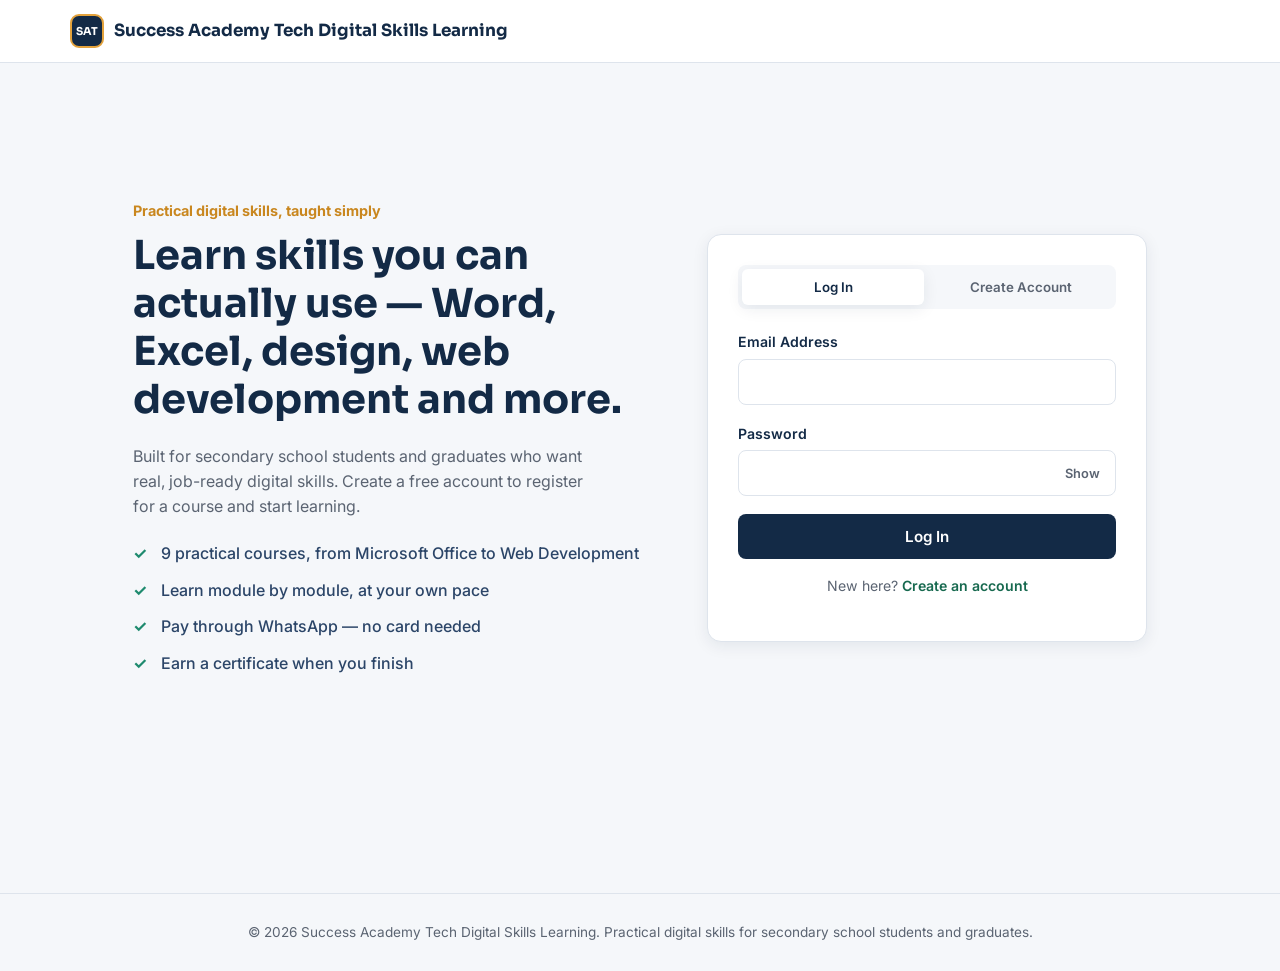
<file: DIGITAL-SKILLS-LEARNING/index.html>
<!DOCTYPE html>
<html lang="en">

<head>
  <meta charset="UTF-8">
  <meta name="viewport" content="width=device-width, initial-scale=1.0">
  <title>Success Academy Tech Digital Skills Learning — Login or Create Account</title>
  <meta name="description"
    content="Learn practical digital skills online: Word, Excel, PowerPoint, Web Development, Graphic Design and more.">
  <link rel="manifest" href="manifest.json">
  <meta name="theme-color" content="#132A46">
  <link rel="icon" href="icons/icon-192.png">
  <link rel="stylesheet" href="css/style.css">
  <link rel="stylesheet" href="css/index.css">
</head>

<body>
  <a class="skip-link" href="#main">Skip to content</a>

  <header class="site-header" id="site-header">
    <nav class="nav">
      <a href="index.html" class="brand">
        <span class="brand-mark">SAT</span>
        <span>Success Academy Tech Digital Skills Learning</span>
      </a>
    </nav>
  </header>

  <main id="main">
    <section class="auth-hero">
      <div class="container auth-layout">
        <div class="auth-intro">
          <p class="eyebrow-free">Practical digital skills, taught simply</p>
          <h1>Learn skills you can actually use — Word, Excel, design, web development and more.</h1>
          <p>Built for secondary school students and graduates who want real, job-ready digital skills. Create a free
            account to register for a course and start learning.</p>
          <ul class="auth-points">
            <li>9 practical courses, from Microsoft Office to Web Development</li>
            <li>Learn module by module, at your own pace</li>
            <li>Pay through WhatsApp — no card needed</li>
            <li>Earn a certificate when you finish</li>
          </ul>
        </div>

        <div class="auth-card card">
          <div class="auth-tabs" role="tablist">
            <button class="auth-tab active" id="tab-login" role="tab" aria-selected="true">Log In</button>
            <button class="auth-tab" id="tab-create" role="tab" aria-selected="false">Create Account</button>
          </div>

          <!-- LOGIN FORM -->
          <form id="login-form" class="auth-form" novalidate>
            <div class="field" id="login-email-field">
              <label for="login-email">Email Address</label>
              <input type="email" id="login-email" name="email" autocomplete="email" required>
              <p class="field-error"></p>
            </div>
            <div class="field" id="login-password-field">
              <label for="login-password">Password</label>
              <div class="password-wrap">
                <input type="password" id="login-password" name="password" autocomplete="current-password" required>
                <button type="button" class="password-toggle" id="login-password-toggle">Show</button>
              </div>
              <p class="field-error"></p>
            </div>
            <button type="submit" class="btn btn-primary btn-block">Log In</button>
            <p class="muted text-center auth-switch">New here? <button type="button" class="link-btn"
                id="switch-to-create">Create an account</button></p>
          </form>

          <!-- CREATE ACCOUNT FORM -->
          <form id="create-form" class="auth-form" novalidate hidden>
            <div class="field" id="create-name-field">
              <label for="create-name">Full Name</label>
              <input type="text" id="create-name" name="fullName" autocomplete="name" required>
              <p class="field-error"></p>
            </div>
            <div class="field" id="create-email-field">
              <label for="create-email">Email Address</label>
              <input type="email" id="create-email" name="email" autocomplete="email" required>
              <p class="field-error"></p>
            </div>
            <div class="field" id="create-phone-field">
              <label for="create-phone">Phone Number</label>
              <input type="tel" id="create-phone" name="phone" autocomplete="tel" placeholder="e.g. 08012345678"
                required>
              <p class="field-error"></p>
            </div>
            <div class="field" id="create-password-field">
              <label for="create-password">Password</label>
              <div class="password-wrap">
                <input type="password" id="create-password" name="password" autocomplete="new-password" required
                  minlength="6">
                <button type="button" class="password-toggle" id="create-password-toggle">Show</button>
              </div>
              <p class="field-error"></p>
            </div>
            <div class="field" id="create-confirm-field">
              <label for="create-confirm">Confirm Password</label>
              <div class="password-wrap">
                <input type="password" id="create-confirm" name="confirmPassword" autocomplete="new-password" required
                  minlength="6">
                <button type="button" class="password-toggle" id="create-confirm-toggle">Show</button>
              </div>
              <p class="field-error"></p>
            </div>
            <button type="submit" class="btn btn-primary btn-block">Create Account</button>
            <p class="muted text-center auth-switch">Already have an account? <button type="button" class="link-btn"
                id="switch-to-login">Log in</button></p>
          </form>
        </div>
      </div>
    </section>
  </main>

  <footer class="site-footer" id="site-footer"></footer>

  <script src="js/app.js"></script>
  <script src="js/index.js"></script>
</body>

</html>
</file>
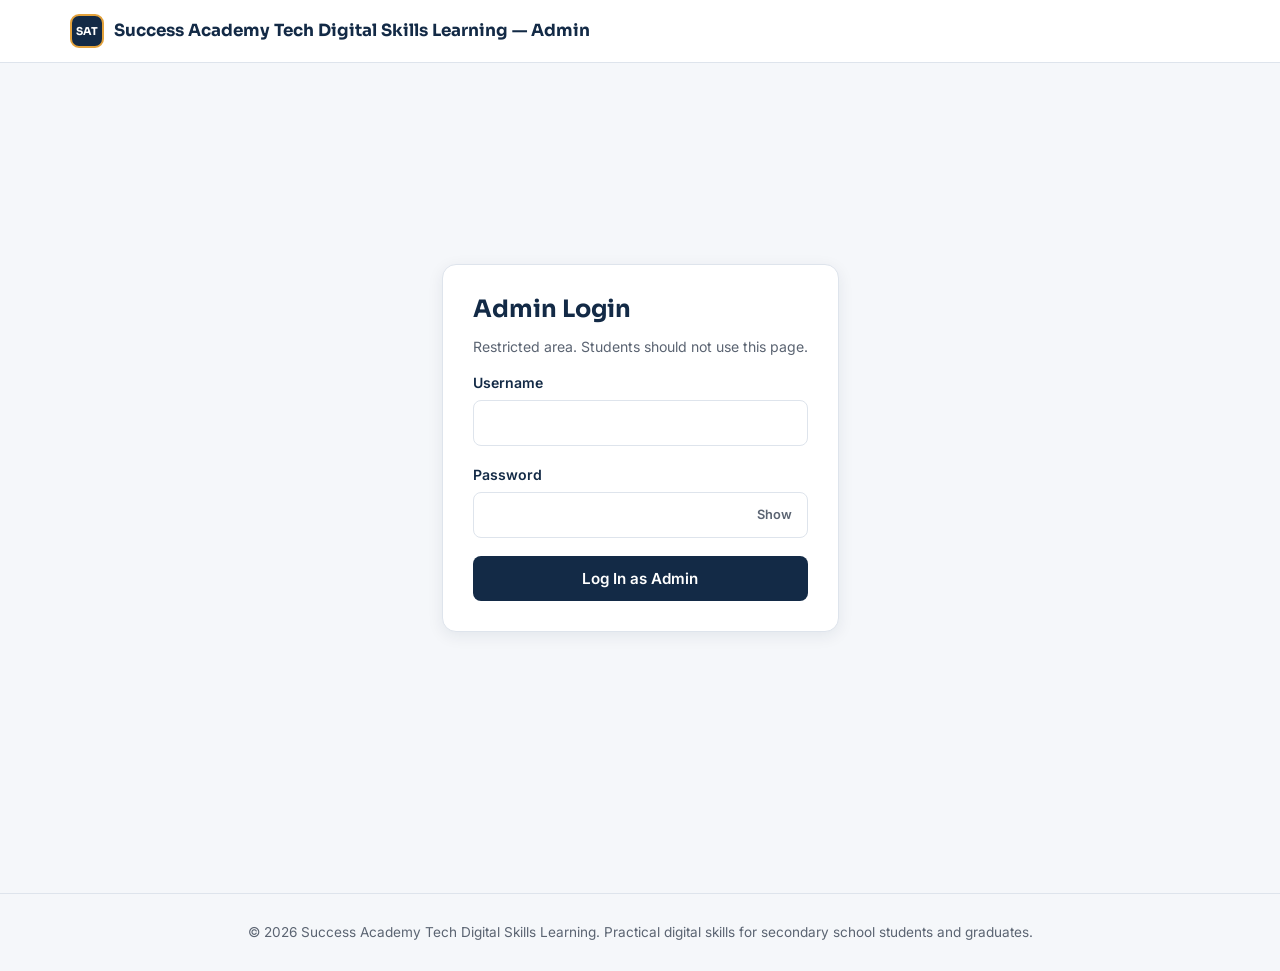
<file: DIGITAL-SKILLS-LEARNING/admin.html>
<!DOCTYPE html>
<html lang="en">
<head>
<meta charset="UTF-8">
<meta name="viewport" content="width=device-width, initial-scale=1.0">
<title>Admin — Success Academy Tech Digital Skills Learning</title>
<link rel="icon" href="icons/icon-192.png">
<link rel="stylesheet" href="css/style.css">
<link rel="stylesheet" href="css/admin.css">
</head>
<body>
<a class="skip-link" href="#main">Skip to content</a>

<header class="site-header">
  <nav class="nav">
    <a href="index.html" class="brand">
      <span class="brand-mark">SAT</span>
      <span>Success Academy Tech Digital Skills Learning — Admin</span>
    </a>
    <div id="admin-nav-actions"></div>
  </nav>
</header>

<main id="main">
  <!-- ADMIN LOGIN -->
  <section class="admin-login-wrap" id="admin-login-section" hidden>
    <div class="container">
      <div class="card admin-login-card">
        <h1>Admin Login</h1>
        <p class="muted">Restricted area. Students should not use this page.</p>
        <form id="admin-login-form" novalidate>
          <div class="field" id="admin-username-field">
            <label for="admin-username">Username</label>
            <input type="text" id="admin-username" autocomplete="username" required>
            <p class="field-error"></p>
          </div>
          <div class="field" id="admin-password-field">
            <label for="admin-password">Password</label>
            <div class="password-wrap">
              <input type="password" id="admin-password" autocomplete="current-password" required>
              <button type="button" class="password-toggle" id="admin-password-toggle">Show</button>
            </div>
            <p class="field-error"></p>
          </div>
          <button type="submit" class="btn btn-primary btn-block">Log In as Admin</button>
        </form>
      </div>
    </div>
  </section>

  <!-- ADMIN DASHBOARD -->
  <section id="admin-dashboard-section" hidden>
    <div class="page-hero container">
      <h1>Admin Dashboard</h1>
      <p>Verify payments, track training progress and issue certificates.</p>
    </div>

    <div class="container">
      <div class="stat-grid" id="admin-stat-grid"></div>

      <div class="admin-tabs" role="tablist">
        <button class="admin-tab active" data-tab="students">Students</button>
        <button class="admin-tab" data-tab="registrations">Course Registrations</button>
        <button class="admin-tab" data-tab="payments">Payments</button>
        <button class="admin-tab" data-tab="progress">Training Progress</button>
        <button class="admin-tab" data-tab="certificates">Certificates</button>
      </div>

      <div id="admin-panel" class="section"></div>
    </div>
  </section>
</main>

<footer class="site-footer" id="site-footer"></footer>

<script src="js/app.js"></script>
<script src="js/admin.js"></script>
</body>
</html>
</file>
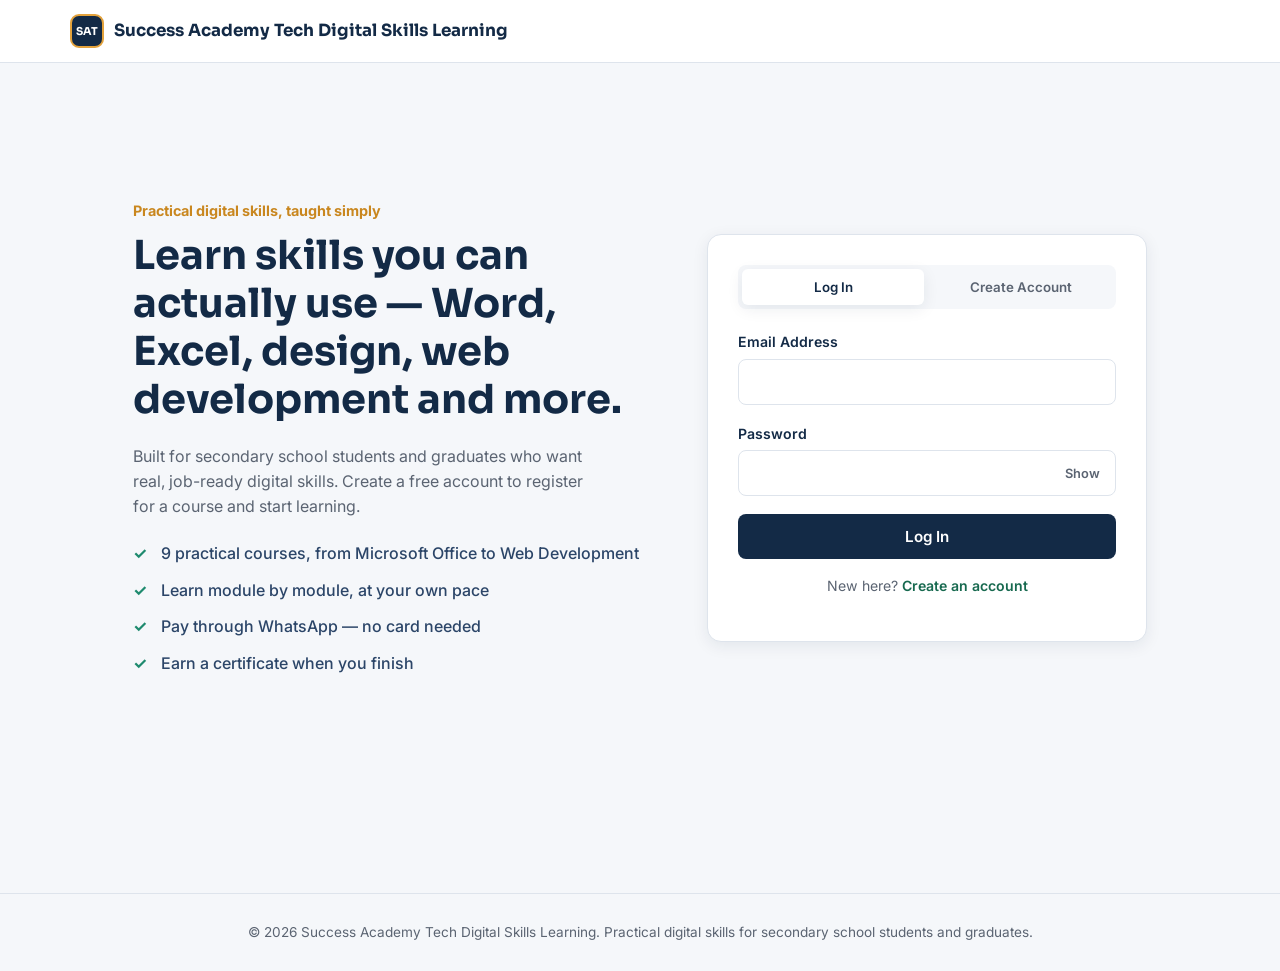
<file: DIGITAL-SKILLS-LEARNING/certificate.html>
<!DOCTYPE html>
<html lang="en">
<head>
<meta charset="UTF-8">
<meta name="viewport" content="width=device-width, initial-scale=1.0">
<title>Certificate — Success Academy Tech Digital Skills Learning</title>
<link rel="manifest" href="manifest.json">
<meta name="theme-color" content="#132A46">
<link rel="icon" href="icons/icon-192.png">
<link rel="stylesheet" href="css/style.css">
<link rel="stylesheet" href="css/certificate.css">
</head>
<body>
<a class="skip-link" href="#main">Skip to content</a>
<header class="site-header no-print" id="site-header"></header>

<main id="main">
  <div class="container" id="certificate-content">
    <!-- filled by certificate.js -->
  </div>
</main>

<footer class="site-footer no-print" id="site-footer"></footer>

<script src="js/app.js"></script>
<script src="js/certificate.js"></script>
</body>
</html>
</file>
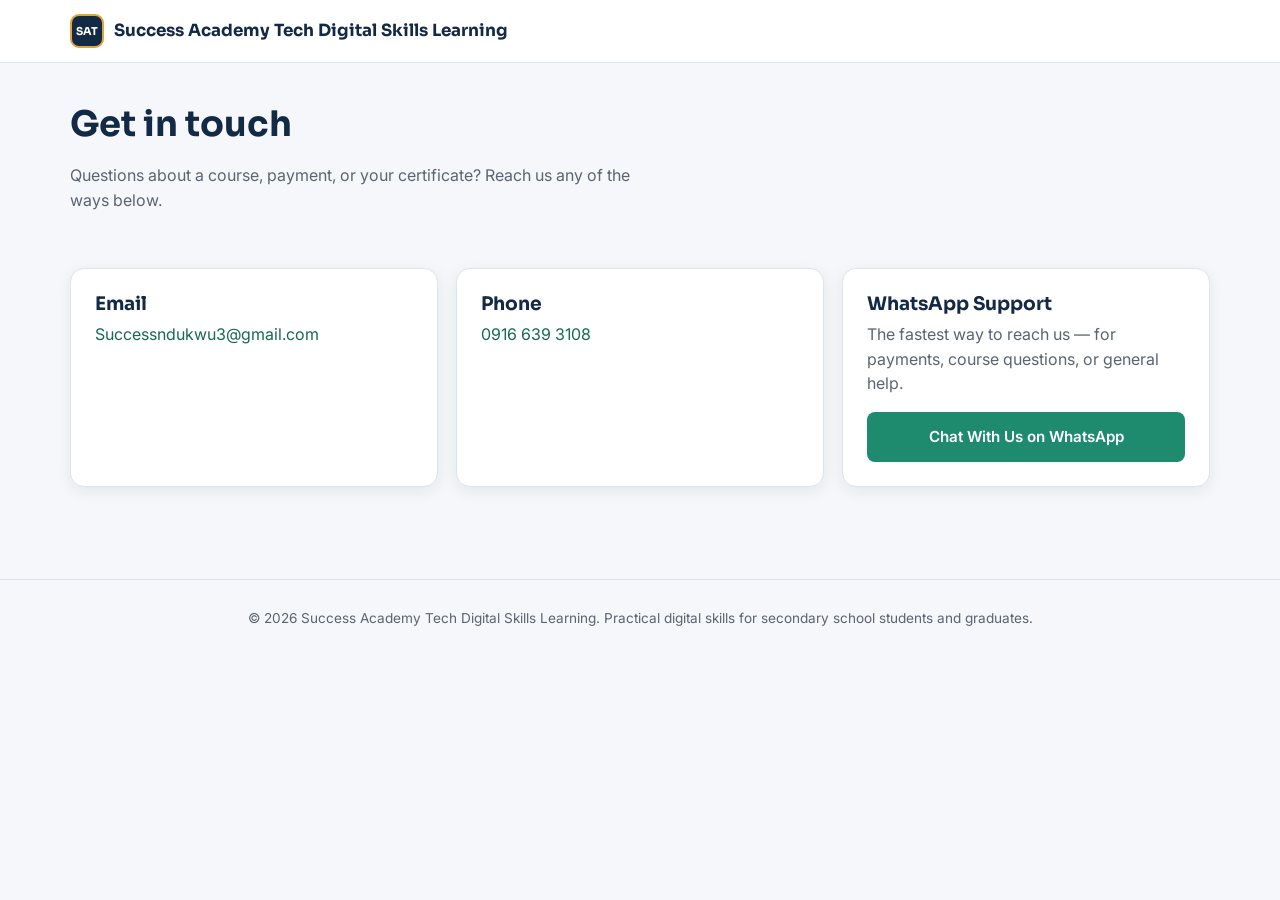
<file: DIGITAL-SKILLS-LEARNING/contact.html>
<!DOCTYPE html>
<html lang="en">
<head>
<meta charset="UTF-8">
<meta name="viewport" content="width=device-width, initial-scale=1.0">
<title>Contact — Success Academy Tech Digital Skills Learning</title>
<link rel="manifest" href="manifest.json">
<meta name="theme-color" content="#132A46">
<link rel="icon" href="icons/icon-192.png">
<link rel="stylesheet" href="css/style.css">
<link rel="stylesheet" href="css/contact.css">
</head>
<body>
<a class="skip-link" href="#main">Skip to content</a>
<header class="site-header" id="site-header"></header>

<main id="main">
  <section class="page-hero">
    <div class="container">
      <h1>Get in touch</h1>
      <p>Questions about a course, payment, or your certificate? Reach us any of the ways below.</p>
    </div>
  </section>

  <section class="section">
    <div class="container contact-grid">
      <div class="card contact-card">
        <h3>Email</h3>
        <p><a href="mailto:Successndukwu3@gmail.com">Successndukwu3@gmail.com</a></p>
      </div>
      <div class="card contact-card">
        <h3>Phone</h3>
        <p><a href="tel:09166393108">0916 639 3108</a></p>
      </div>
      <div class="card contact-card contact-wa">
        <h3>WhatsApp Support</h3>
        <p>The fastest way to reach us — for payments, course questions, or general help.</p>
        <a href="https://wa.me/2349166393108?text=Hello%2C%20I%20have%20a%20question%20about%20Digital%20Skills%20Learning." target="_blank" rel="noopener" class="btn btn-teal btn-block">Chat With Us on WhatsApp</a>
      </div>
    </div>
  </section>
</main>

<footer class="site-footer" id="site-footer"></footer>

<script src="js/app.js"></script>
<script src="js/contact.js"></script>
</body>
</html>
</file>
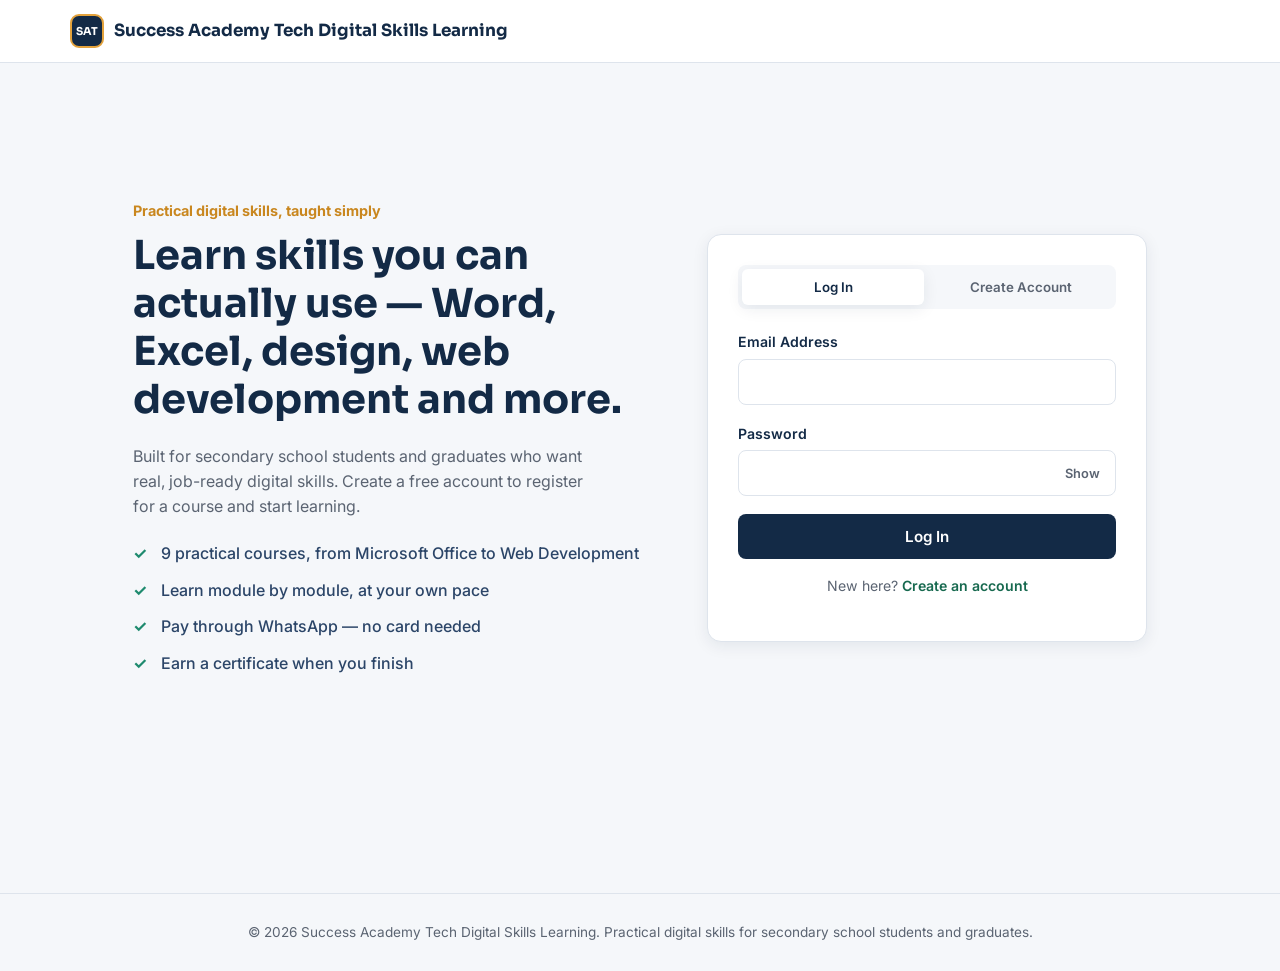
<file: DIGITAL-SKILLS-LEARNING/courses.html>
<!DOCTYPE html>
<html lang="en">
<head>
<meta charset="UTF-8">
<meta name="viewport" content="width=device-width, initial-scale=1.0">
<title>Courses — Success Academy Tech Digital Skills Learning</title>
<link rel="manifest" href="manifest.json">
<meta name="theme-color" content="#132A46">
<link rel="icon" href="icons/icon-192.png">
<link rel="stylesheet" href="css/style.css">
<link rel="stylesheet" href="css/courses.css">
</head>
<body>
<a class="skip-link" href="#main">Skip to content</a>
<header class="site-header" id="site-header"></header>

<main id="main">
  <section class="page-hero">
    <div class="container">
      <h1>Choose a digital skill to learn</h1>
      <p>Pick a course below and register to get started. You'll pay through WhatsApp, and your course unlocks as soon as Admin verifies your payment.</p>
    </div>
  </section>

  <section class="section">
    <div class="container">
      <div class="course-grid" id="course-grid"></div>
    </div>
  </section>
</main>

<footer class="site-footer" id="site-footer"></footer>

<script src="js/app.js"></script>
<script src="js/courses.js"></script>
</body>
</html>
</file>
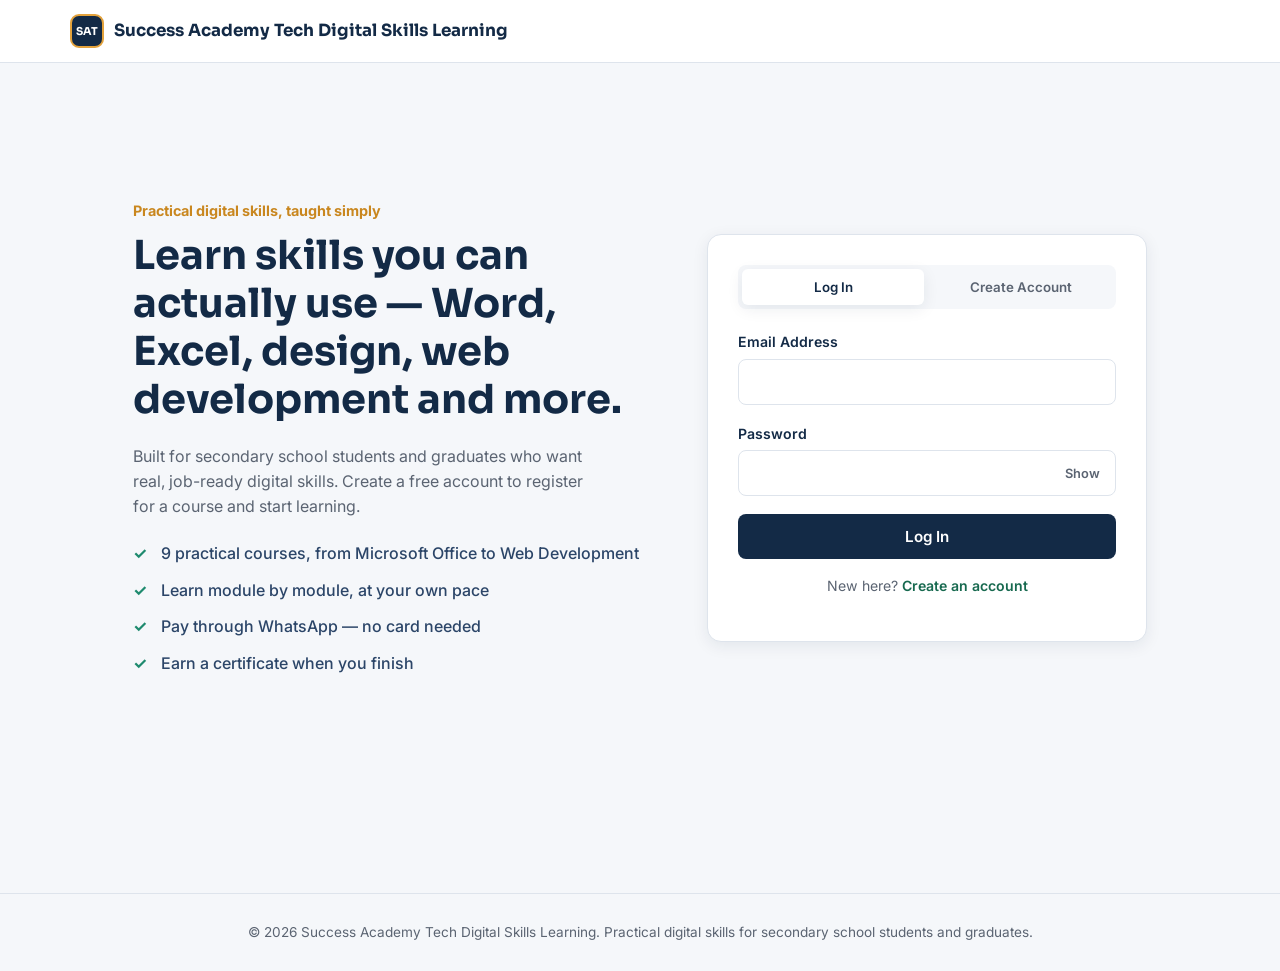
<file: DIGITAL-SKILLS-LEARNING/dashboard.html>
<!DOCTYPE html>
<html lang="en">
<head>
<meta charset="UTF-8">
<meta name="viewport" content="width=device-width, initial-scale=1.0">
<title>Dashboard — Success Academy Tech Digital Skills Learning</title>
<link rel="manifest" href="manifest.json">
<meta name="theme-color" content="#132A46">
<link rel="icon" href="icons/icon-192.png">
<link rel="stylesheet" href="css/style.css">
<link rel="stylesheet" href="css/dashboard.css">
</head>
<body>
<a class="skip-link" href="#main">Skip to content</a>
<header class="site-header" id="site-header"></header>

<main id="main">
  <section class="page-hero">
    <div class="container">
      <h1 id="welcome-heading">Welcome</h1>
      <p id="student-id-line" class="muted"></p>
    </div>
  </section>

  <section class="section">
    <div class="container">
      <div class="stat-grid" id="stat-grid"></div>
    </div>
  </section>

  <section class="section">
    <div class="container">
      <div class="spread" style="margin-bottom:14px;">
        <h2 class="mt-0">Your Courses</h2>
        <a href="courses.html" class="btn btn-outline btn-sm">Browse More Courses</a>
      </div>
      <div class="stack" id="registration-list"></div>
    </div>
  </section>
</main>

<footer class="site-footer" id="site-footer"></footer>

<script src="js/app.js"></script>
<script src="js/dashboard.js"></script>
</body>
</html>
</file>
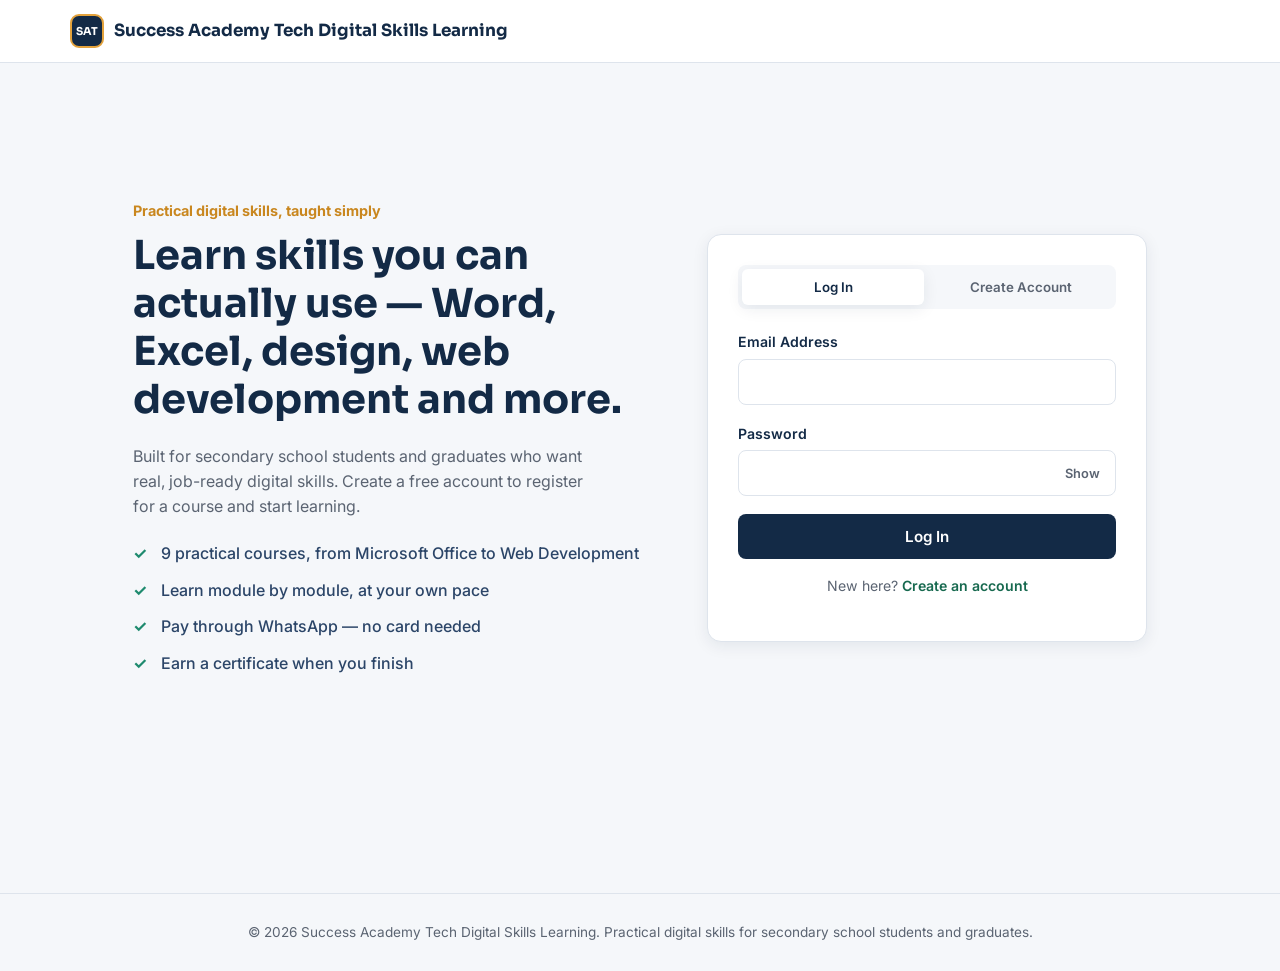
<file: DIGITAL-SKILLS-LEARNING/payment.html>
<!DOCTYPE html>
<html lang="en">
<head>
<meta charset="UTF-8">
<meta name="viewport" content="width=device-width, initial-scale=1.0">
<title>Payment — Success Academy Tech Digital Skills Learning</title>
<link rel="manifest" href="manifest.json">
<meta name="theme-color" content="#132A46">
<link rel="icon" href="icons/icon-192.png">
<link rel="stylesheet" href="css/style.css">
<link rel="stylesheet" href="css/payment.css">
</head>
<body>
<a class="skip-link" href="#main">Skip to content</a>
<header class="site-header" id="site-header"></header>

<main id="main">
  <section class="page-hero">
    <div class="container">
      <h1>Complete your payment</h1>
      <p>Review your registration below, then pay through WhatsApp. Your course unlocks once Admin verifies your payment.</p>
    </div>
  </section>

  <section class="section">
    <div class="container payment-layout" id="payment-layout">
      <!-- filled by payment.js -->
    </div>
  </section>
</main>

<footer class="site-footer" id="site-footer"></footer>

<script src="js/app.js"></script>
<script src="js/payment.js"></script>
</body>
</html>
</file>
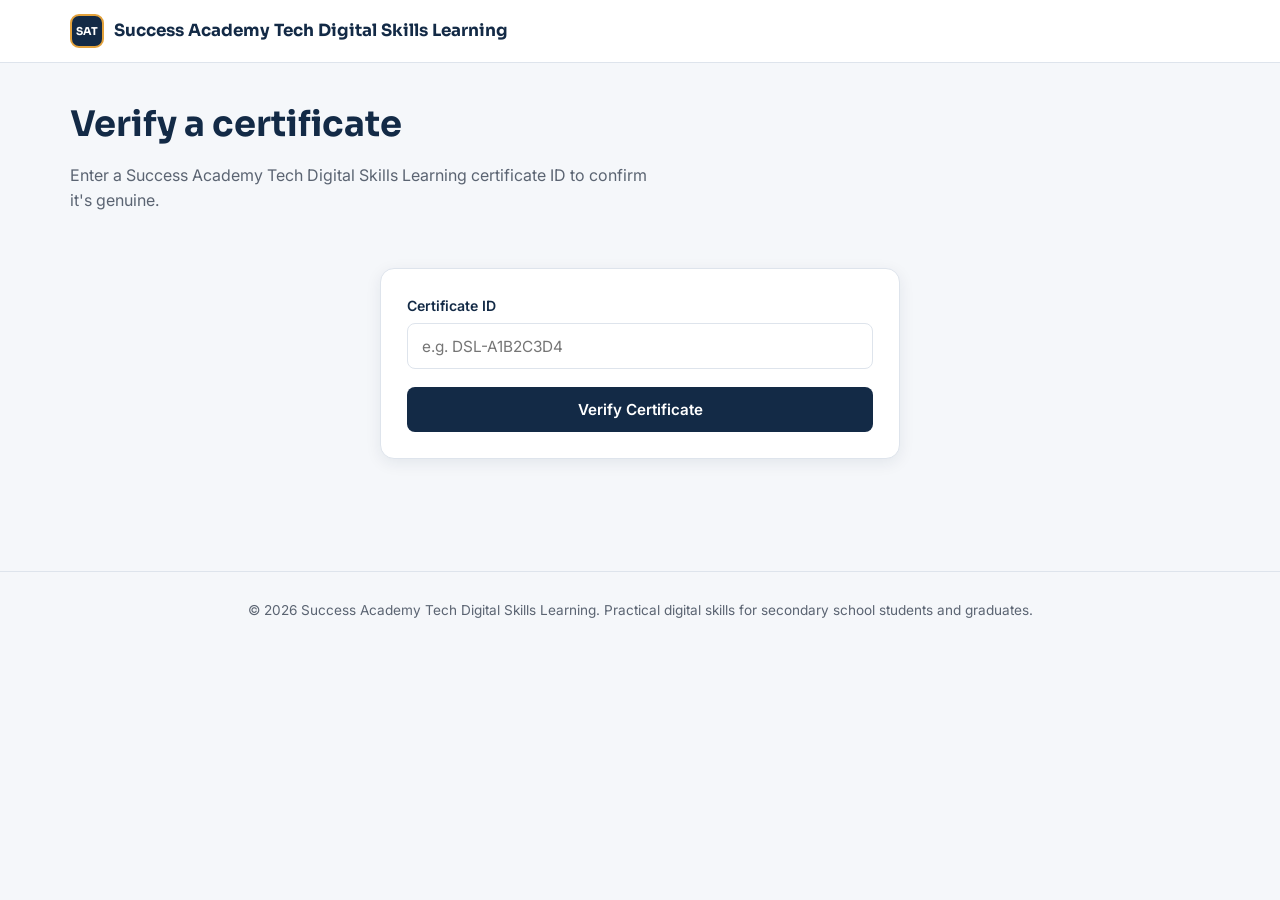
<file: DIGITAL-SKILLS-LEARNING/verify.html>
<!DOCTYPE html>
<html lang="en">
<head>
<meta charset="UTF-8">
<meta name="viewport" content="width=device-width, initial-scale=1.0">
<title>Verify Certificate — Success Academy Tech Digital Skills Learning</title>
<link rel="manifest" href="manifest.json">
<meta name="theme-color" content="#132A46">
<link rel="icon" href="icons/icon-192.png">
<link rel="stylesheet" href="css/style.css">
<link rel="stylesheet" href="css/verify.css">
</head>
<body>
<a class="skip-link" href="#main">Skip to content</a>
<header class="site-header" id="site-header"></header>

<main id="main">
  <section class="page-hero">
    <div class="container">
      <h1>Verify a certificate</h1>
      <p>Enter a Success Academy Tech Digital Skills Learning certificate ID to confirm it's genuine.</p>
    </div>
  </section>

  <section class="section">
    <div class="container verify-layout">
      <form class="card verify-form" id="verify-form" novalidate>
        <div class="field" id="cert-id-field">
          <label for="cert-id-input">Certificate ID</label>
          <input type="text" id="cert-id-input" placeholder="e.g. DSL-A1B2C3D4" autocomplete="off">
          <p class="field-error"></p>
        </div>
        <button type="submit" class="btn btn-primary btn-block">Verify Certificate</button>
      </form>

      <div id="verify-result"></div>
    </div>
  </section>
</main>

<footer class="site-footer" id="site-footer"></footer>

<script src="js/app.js"></script>
<script src="js/verify.js"></script>
</body>
</html>
</file>
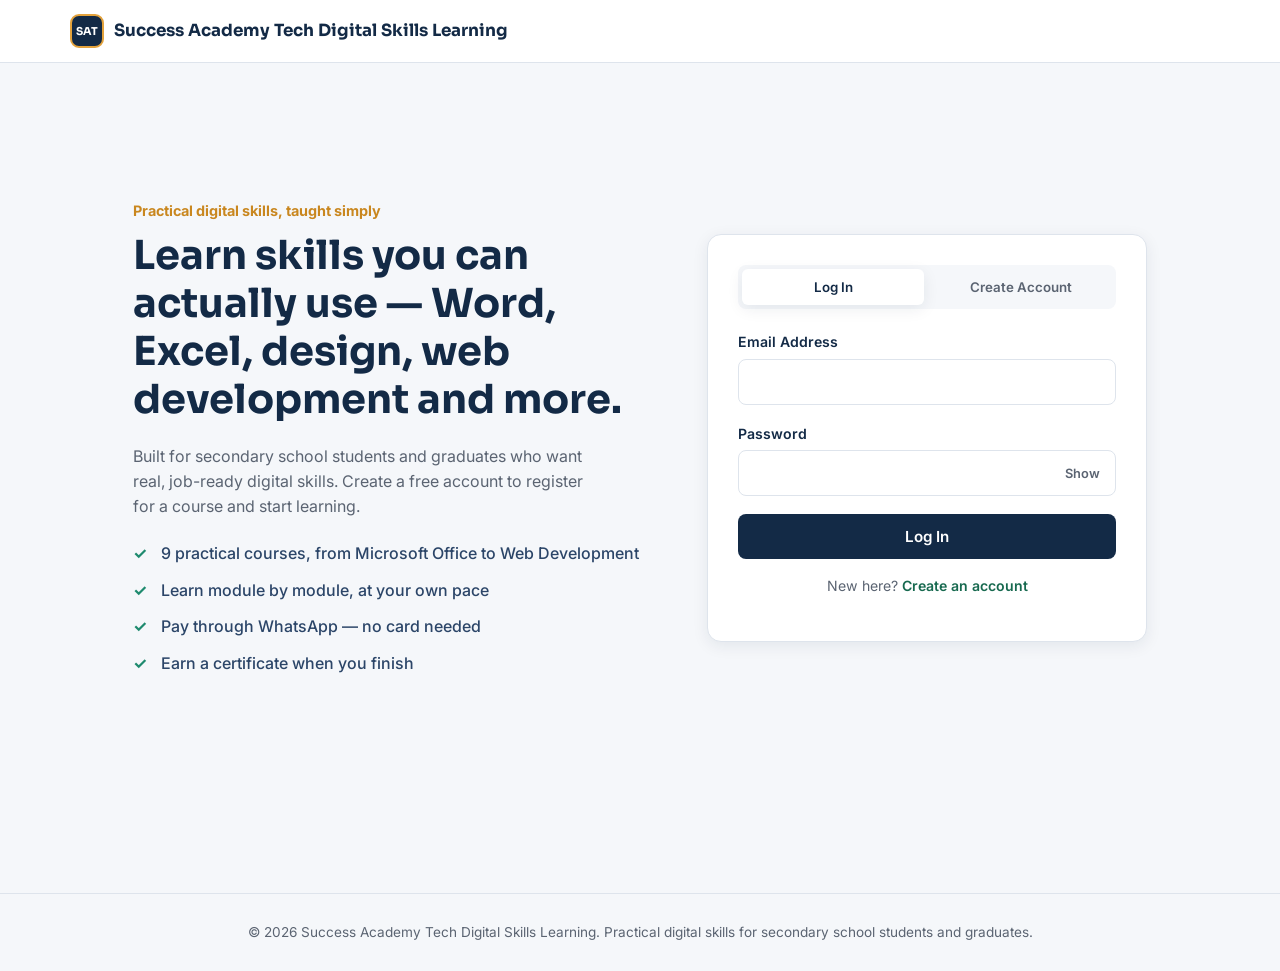
<file: DIGITAL-SKILLS-LEARNING/video.html>
<!DOCTYPE html>
<html lang="en">
<head>
<meta charset="UTF-8">
<meta name="viewport" content="width=device-width, initial-scale=1.0">
<title>My Learning — Success Academy Tech Digital Skills Learning</title>
<link rel="manifest" href="manifest.json">
<meta name="theme-color" content="#132A46">
<link rel="icon" href="icons/icon-192.png">
<link rel="stylesheet" href="css/style.css">
<link rel="stylesheet" href="css/video.css">
</head>
<body>
<a class="skip-link" href="#main">Skip to content</a>
<header class="site-header" id="site-header"></header>

<main id="main">
  <div class="container" id="video-content">
    <!-- filled by video.js -->
  </div>
</main>

<footer class="site-footer" id="site-footer"></footer>

<script src="js/app.js"></script>
<script src="js/video.js"></script>
</body>
</html>
</file>
<file: DIGITAL-SKILLS-LEARNING/css/style.css>
@import url('https://fonts.googleapis.com/css2?family=Sora:wght@500;600;700;800&family=Inter:wght@400;500;600;700&display=swap');

:root {
  --ink: #132A46;
  --ink-soft: #2B4568;
  --gold: #E3A23C;
  --gold-dark: #C9871F;
  --teal: #1E8A6E;
  --teal-dark: #17694F;
  --red: #C4453C;
  --bg: #F5F7FA;
  --surface: #FFFFFF;
  --border: #DEE4EC;
  --text: #1B2431;
  --text-muted: #5B6472;
  --radius-sm: 8px;
  --radius-md: 14px;
  --radius-lg: 20px;
  --shadow: 0 4px 16px rgba(19, 42, 70, 0.08);
  --shadow-lift: 0 12px 32px rgba(19, 42, 70, 0.14);
  --max-width: 1180px;
  --font-head: 'Sora', sans-serif;
  --font-body: 'Inter', sans-serif;
}

* { box-sizing: border-box; }
html { -webkit-text-size-adjust: 100%; scroll-behavior: smooth; }
body {
  margin: 0;
  font-family: var(--font-body);
  background: var(--bg);
  color: var(--text);
  line-height: 1.55;
  overflow-x: hidden;
}
h1, h2, h3, h4 {
  font-family: var(--font-head);
  color: var(--ink);
  line-height: 1.2;
  margin: 0 0 0.5em;
}
p { margin: 0 0 1em; color: var(--text-muted); }
a { color: var(--teal-dark); text-decoration: none; }
img { max-width: 100%; display: block; }
button { font-family: inherit; cursor: pointer; }

.container {
  max-width: var(--max-width);
  margin: 0 auto;
  padding: 0 20px;
}

/* ---------- Skip link ---------- */
.skip-link {
  position: absolute;
  left: -999px;
  top: 0;
  background: var(--ink);
  color: #fff;
  padding: 10px 16px;
  z-index: 200;
  border-radius: 0 0 8px 0;
}
.skip-link:focus { left: 0; }

/* ---------- Navigation ---------- */
.site-header {
  position: sticky;
  top: 0;
  z-index: 100;
  background: var(--surface);
  border-bottom: 1px solid var(--border);
}
.nav {
  max-width: var(--max-width);
  margin: 0 auto;
  padding: 14px 20px;
  display: flex;
  align-items: center;
  justify-content: space-between;
  gap: 16px;
}
.brand {
  display: flex;
  align-items: center;
  gap: 10px;
  font-family: var(--font-head);
  font-weight: 700;
  font-size: 1.05rem;
  color: var(--ink);
}
.brand-mark {
  width: 34px;
  height: 34px;
  border-radius: 9px;
  background: var(--ink);
  border: 2px solid var(--gold);
  display: flex;
  align-items: center;
  justify-content: center;
  color: #fff;
  font-family: var(--font-head);
  font-weight: 700;
  font-size: 0.68rem;
  letter-spacing: -0.02em;
  flex-shrink: 0;
}
.nav-toggle {
  display: none;
  background: transparent;
  border: 1px solid var(--border);
  border-radius: var(--radius-sm);
  width: 42px;
  height: 42px;
  align-items: center;
  justify-content: center;
}
.nav-toggle span,
.nav-toggle span::before,
.nav-toggle span::after {
  content: '';
  display: block;
  width: 20px;
  height: 2px;
  background: var(--ink);
  position: relative;
  transition: transform 0.2s ease;
}
.nav-toggle span::before { position: absolute; top: -6px; }
.nav-toggle span::after { position: absolute; top: 6px; }

.nav-links {
  display: flex;
  align-items: center;
  gap: 6px;
  list-style: none;
  margin: 0;
  padding: 0;
}
.nav-links a, .nav-links button.nav-logout {
  display: inline-block;
  padding: 9px 14px;
  border-radius: var(--radius-sm);
  color: var(--ink-soft);
  font-weight: 600;
  font-size: 0.92rem;
  background: transparent;
  border: none;
}
.nav-links a:hover, .nav-links a.active { background: var(--bg); color: var(--ink); }
.nav-links button.nav-logout {
  color: var(--red);
  border: 1px solid #F3D6D3;
}
.nav-links button.nav-logout:hover { background: #FBEDEC; }
.nav-user {
  font-size: 0.85rem;
  color: var(--text-muted);
  padding: 9px 4px;
}

@media (max-width: 760px) {
  .nav-toggle { display: flex; }
  .nav-links {
    position: absolute;
    top: 100%;
    left: 0;
    right: 0;
    background: var(--surface);
    border-bottom: 1px solid var(--border);
    flex-direction: column;
    align-items: stretch;
    padding: 8px 20px 16px;
    display: none;
    box-shadow: var(--shadow);
  }
  .nav-links.open { display: flex; }
  .nav-links a, .nav-links button.nav-logout { width: 100%; text-align: left; }
}

/* ---------- Buttons ---------- */
.btn {
  display: inline-flex;
  align-items: center;
  justify-content: center;
  gap: 8px;
  padding: 12px 22px;
  border-radius: var(--radius-sm);
  font-weight: 600;
  font-size: 0.95rem;
  border: 1px solid transparent;
  transition: transform 0.15s ease, box-shadow 0.15s ease, background 0.15s ease;
  min-height: 44px;
}
.btn:active { transform: scale(0.98); }
.btn-primary { background: var(--ink); color: #fff; }
.btn-primary:hover { background: var(--ink-soft); }
.btn-gold { background: var(--gold); color: #1B2431; }
.btn-gold:hover { background: var(--gold-dark); }
.btn-teal { background: var(--teal); color: #fff; }
.btn-teal:hover { background: var(--teal-dark); }
.btn-outline { background: transparent; border-color: var(--border); color: var(--ink); }
.btn-outline:hover { border-color: var(--ink); }
.btn-block { width: 100%; }
.btn:disabled { opacity: 0.5; cursor: not-allowed; }
.btn-sm { padding: 8px 14px; min-height: 36px; font-size: 0.85rem; }

/* ---------- Cards ---------- */
.card {
  background: var(--surface);
  border: 1px solid var(--border);
  border-radius: var(--radius-md);
  box-shadow: var(--shadow);
}

/* ---------- Forms ---------- */
.field { margin-bottom: 18px; }
.field label {
  display: block;
  font-weight: 600;
  font-size: 0.88rem;
  color: var(--ink);
  margin-bottom: 6px;
}
.field input, .field select, .field textarea {
  width: 100%;
  padding: 12px 14px;
  border-radius: var(--radius-sm);
  border: 1.5px solid var(--border);
  font-size: 0.96rem;
  font-family: inherit;
  background: #fff;
  color: var(--text);
  min-height: 46px;
}
.field input:focus, .field select:focus, .field textarea:focus {
  outline: none;
  border-color: var(--teal);
  box-shadow: 0 0 0 3px rgba(30, 138, 110, 0.15);
}
.field-error { color: var(--red); font-size: 0.82rem; margin-top: 6px; display: none; }
.field.has-error input { border-color: var(--red); }
.field.has-error .field-error { display: block; }
.password-wrap { position: relative; }
.password-toggle {
  position: absolute;
  right: 6px;
  top: 6px;
  bottom: 6px;
  background: transparent;
  border: none;
  color: var(--text-muted);
  font-size: 0.8rem;
  font-weight: 600;
  padding: 0 10px;
}

/* ---------- Badges ---------- */
.badge {
  display: inline-flex;
  align-items: center;
  gap: 6px;
  padding: 5px 12px;
  border-radius: 999px;
  font-size: 0.78rem;
  font-weight: 700;
  letter-spacing: 0.02em;
}
.badge-pending { background: #FDF1DC; color: var(--gold-dark); }
.badge-verified { background: #DFF2EA; color: var(--teal-dark); }
.badge-notpaid { background: #F5E4E2; color: var(--red); }
.badge-progress { background: #E7EEFB; color: #2955A8; }
.badge-completed { background: #DFF2EA; color: var(--teal-dark); }

/* ---------- Progress bar ---------- */
.progress-track {
  width: 100%;
  height: 10px;
  background: var(--bg);
  border-radius: 999px;
  overflow: hidden;
  border: 1px solid var(--border);
}
.progress-fill {
  height: 100%;
  background: linear-gradient(90deg, var(--teal), var(--gold));
  border-radius: 999px;
  transition: width 0.4s ease;
}

/* ---------- Toasts ---------- */
#toast-container {
  position: fixed;
  bottom: 20px;
  right: 20px;
  z-index: 300;
  display: flex;
  flex-direction: column;
  gap: 10px;
  max-width: min(360px, calc(100vw - 40px));
}
.toast {
  background: var(--ink);
  color: #fff;
  padding: 14px 18px;
  border-radius: var(--radius-sm);
  box-shadow: var(--shadow-lift);
  font-size: 0.9rem;
  animation: toast-in 0.25s ease;
}
.toast.success { background: var(--teal-dark); }
.toast.error { background: var(--red); }
@keyframes toast-in {
  from { opacity: 0; transform: translateY(10px); }
  to { opacity: 1; transform: translateY(0); }
}

/* ---------- Empty state ---------- */
.empty-state {
  text-align: center;
  padding: 48px 20px;
  color: var(--text-muted);
}
.empty-state h3 { color: var(--ink); }

/* ---------- Page hero ---------- */
.page-hero {
  padding: 40px 0 8px;
}
.page-hero h1 { font-size: clamp(1.6rem, 4vw, 2.2rem); }
.page-hero p { max-width: 60ch; }

/* ---------- Footer ---------- */
.site-footer {
  margin-top: 60px;
  border-top: 1px solid var(--border);
  padding: 28px 0;
  color: var(--text-muted);
  font-size: 0.85rem;
  text-align: center;
}

/* ---------- Utility ---------- */
.section { padding: 32px 0; }
.text-center { text-align: center; }
.mt-0 { margin-top: 0; }
.stack { display: flex; flex-direction: column; gap: 12px; }
.row { display: flex; gap: 12px; flex-wrap: wrap; align-items: center; }
.spread { display: flex; justify-content: space-between; align-items: center; gap: 12px; flex-wrap: wrap; }
.muted { color: var(--text-muted); font-size: 0.88rem; }
.divider { height: 1px; background: var(--border); border: none; margin: 20px 0; }

@media (max-width: 640px) {
  .section { padding: 22px 0; }
}
</file>
<file: DIGITAL-SKILLS-LEARNING/css/index.css>
.auth-hero {
  padding: 40px 0 60px;
  min-height: calc(100vh - 130px);
  display: flex;
  align-items: center;
}
.auth-layout {
  display: grid;
  grid-template-columns: 1.1fr 1fr;
  gap: 48px;
  align-items: center;
}
.eyebrow-free {
  color: var(--gold-dark);
  font-weight: 700;
  font-size: 0.9rem;
  margin-bottom: 10px;
}
.auth-intro h1 {
  font-size: clamp(1.7rem, 3.4vw, 2.5rem);
  max-width: 16ch;
}
.auth-intro p { max-width: 46ch; }
.auth-points {
  margin: 22px 0 0;
  padding: 0;
  list-style: none;
  display: flex;
  flex-direction: column;
  gap: 12px;
}
.auth-points li {
  padding-left: 28px;
  position: relative;
  color: var(--ink-soft);
  font-weight: 500;
}
.auth-points li::before {
  content: '✓';
  position: absolute;
  left: 0;
  top: 0;
  color: var(--teal);
  font-weight: 700;
}

.auth-card {
  padding: 30px;
  max-width: 440px;
  width: 100%;
  justify-self: end;
}
.auth-tabs {
  display: flex;
  gap: 6px;
  background: var(--bg);
  border-radius: var(--radius-sm);
  padding: 4px;
  margin-bottom: 22px;
}
.auth-tab {
  flex: 1;
  border: none;
  background: transparent;
  padding: 10px;
  border-radius: 6px;
  font-weight: 600;
  color: var(--text-muted);
}
.auth-tab.active {
  background: var(--surface);
  color: var(--ink);
  box-shadow: var(--shadow);
}
.link-btn {
  background: none;
  border: none;
  color: var(--teal-dark);
  font-weight: 600;
  padding: 0;
  font-size: inherit;
}
.auth-switch { margin-top: 16px; }

@media (max-width: 900px) {
  .auth-layout { grid-template-columns: 1fr; gap: 30px; }
  .auth-card { justify-self: stretch; max-width: none; }
  .auth-hero { padding: 24px 0 40px; }
}
</file>
<file: DIGITAL-SKILLS-LEARNING/css/admin.css>
.admin-login-wrap {
  min-height: calc(100vh - 130px);
  display: flex;
  align-items: center;
}
.admin-login-card { max-width: 420px; margin: 0 auto; padding: 30px; width: 100%; }

.stat-grid {
  display: grid;
  grid-template-columns: repeat(auto-fit, minmax(150px, 1fr));
  gap: 14px;
  margin: 24px 0;
}
.stat-grid .card { padding: 16px 18px; }
.stat-grid .stat-value { font-family: var(--font-head); font-size: 1.6rem; font-weight: 700; color: var(--ink); }
.stat-grid .stat-label { font-size: 0.78rem; color: var(--text-muted); font-weight: 600; }

.admin-tabs {
  display: flex;
  gap: 6px;
  flex-wrap: wrap;
  border-bottom: 1px solid var(--border);
  padding-bottom: 4px;
}
.admin-tab {
  background: transparent;
  border: none;
  padding: 10px 16px;
  border-radius: var(--radius-sm) var(--radius-sm) 0 0;
  font-weight: 600;
  color: var(--text-muted);
  font-size: 0.9rem;
}
.admin-tab.active { background: var(--ink); color: #fff; }

.admin-table-wrap { overflow-x: auto; }
table.admin-table {
  width: 100%;
  border-collapse: collapse;
  background: var(--surface);
  border-radius: var(--radius-md);
  overflow: hidden;
  min-width: 640px;
}
table.admin-table th, table.admin-table td {
  padding: 12px 14px;
  text-align: left;
  border-bottom: 1px solid var(--border);
  font-size: 0.86rem;
  vertical-align: middle;
}
table.admin-table th {
  background: var(--bg);
  color: var(--ink);
  font-family: var(--font-head);
  font-weight: 700;
  font-size: 0.78rem;
  text-transform: uppercase;
  letter-spacing: 0.03em;
}
table.admin-table tr:last-child td { border-bottom: none; }
table.admin-table select {
  padding: 6px 8px;
  border-radius: 6px;
  border: 1px solid var(--border);
  font-size: 0.82rem;
}
.admin-progress-cell { min-width: 160px; }
.admin-progress-cell input[type="range"] { width: 110px; vertical-align: middle; }
</file>
<file: DIGITAL-SKILLS-LEARNING/css/certificate.css>
.cert-wrap {
  padding: 40px 0 60px;
  display: flex;
  flex-direction: column;
  align-items: center;
  gap: 20px;
}
.cert-actions { display: flex; gap: 10px; }

.certificate {
  width: 100%;
  max-width: 900px;
  aspect-ratio: 297 / 210; /* A4 landscape */
  background: #FFFDF8;
  border: 3px solid var(--ink);
  outline: 8px solid var(--gold);
  outline-offset: -18px;
  border-radius: 6px;
  padding: 48px 56px;
  display: flex;
  flex-direction: column;
  align-items: center;
  justify-content: center;
  text-align: center;
  position: relative;
}
.cert-brand {
  font-family: var(--font-head);
  font-weight: 700;
  letter-spacing: 0.06em;
  color: var(--ink);
  font-size: 1rem;
  margin-bottom: 6px;
}
.cert-title {
  font-family: var(--font-head);
  font-size: clamp(1.4rem, 3.4vw, 2.1rem);
  color: var(--ink);
  margin-bottom: 18px;
}
.cert-presented { color: var(--text-muted); font-size: 0.95rem; margin-bottom: 6px; }
.cert-name {
  font-family: var(--font-head);
  font-size: clamp(1.6rem, 4vw, 2.4rem);
  color: var(--gold-dark);
  margin-bottom: 14px;
  border-bottom: 2px solid var(--border);
  padding-bottom: 10px;
  min-width: 60%;
}
.cert-for { color: var(--text-muted); font-size: 0.95rem; margin-bottom: 4px; }
.cert-course {
  font-family: var(--font-head);
  font-size: clamp(1.1rem, 2.4vw, 1.5rem);
  color: var(--ink);
  margin-bottom: 22px;
}
.cert-footer-row {
  display: flex;
  justify-content: space-between;
  width: 100%;
  margin-top: auto;
  gap: 20px;
  flex-wrap: wrap;
}
.cert-footer-item { text-align: center; }
.cert-footer-item .line { border-top: 1px solid var(--ink); margin-bottom: 4px; padding-top: 4px; min-width: 160px; }
.cert-footer-item .cap { font-size: 0.75rem; color: var(--text-muted); text-transform: uppercase; letter-spacing: 0.05em; }
.cert-id { position: absolute; bottom: 10px; right: 16px; font-size: 0.7rem; color: var(--text-muted); }

@media (max-width: 700px) {
  .certificate { aspect-ratio: auto; padding: 28px 20px; }
}

@media print {
  .no-print, .cert-actions { display: none !important; }
  body { background: #fff; }
  .cert-wrap { padding: 0; }
  .certificate { border: 3px solid #000; outline-color: #C9871F; box-shadow: none; }
}
</file>
<file: DIGITAL-SKILLS-LEARNING/css/contact.css>
.contact-grid {
  display: grid;
  grid-template-columns: repeat(auto-fit, minmax(240px, 1fr));
  gap: 18px;
}
.contact-card { padding: 24px; }
.contact-card h3 { margin-bottom: 6px; }
.contact-wa { grid-column: span 1; }
</file>
<file: DIGITAL-SKILLS-LEARNING/css/courses.css>
.course-grid {
  display: grid;
  grid-template-columns: repeat(auto-fill, minmax(270px, 1fr));
  gap: 20px;
}

.course-card {
  padding: 24px;
  display: flex;
  flex-direction: column;
  gap: 12px;
  transition: box-shadow 0.15s ease, transform 0.15s ease;
}
.course-card:hover { box-shadow: var(--shadow-lift); transform: translateY(-2px); }

.course-icon {
  width: 52px;
  height: 52px;
  border-radius: var(--radius-sm);
  background: var(--bg);
  display: flex;
  align-items: center;
  justify-content: center;
  font-size: 1.6rem;
}
.course-card h3 { font-size: 1.15rem; margin-bottom: 4px; }
.course-card p.desc { font-size: 0.9rem; margin-bottom: 4px; }
.course-meta {
  display: flex;
  justify-content: space-between;
  align-items: center;
  font-size: 0.85rem;
  color: var(--text-muted);
  margin-top: auto;
  padding-top: 4px;
}
.course-price {
  font-family: var(--font-head);
  font-weight: 700;
  font-size: 1.3rem;
  color: var(--ink);
}
.course-registered-tag {
  font-size: 0.8rem;
  font-weight: 700;
  color: var(--teal-dark);
}
</file>
<file: DIGITAL-SKILLS-LEARNING/css/dashboard.css>
.stat-grid {
  display: grid;
  grid-template-columns: repeat(auto-fit, minmax(160px, 1fr));
  gap: 14px;
}
.stat-card {
  padding: 18px 20px;
}
.stat-card .stat-value {
  font-family: var(--font-head);
  font-size: 1.8rem;
  font-weight: 700;
  color: var(--ink);
}
.stat-card .stat-label {
  font-size: 0.82rem;
  color: var(--text-muted);
  font-weight: 600;
}

.reg-card {
  padding: 22px;
  display: grid;
  grid-template-columns: 1fr auto;
  gap: 18px;
  align-items: center;
}
.reg-main h3 { margin-bottom: 6px; }
.reg-badges { display: flex; gap: 8px; flex-wrap: wrap; margin-bottom: 12px; }
.reg-progress { max-width: 380px; }
.reg-progress .progress-label {
  display: flex;
  justify-content: space-between;
  font-size: 0.8rem;
  color: var(--text-muted);
  margin-bottom: 6px;
}
.reg-action { text-align: right; }
.reg-locked-note {
  font-size: 0.82rem;
  color: var(--gold-dark);
  max-width: 200px;
  margin-top: 8px;
}

@media (max-width: 640px) {
  .reg-card { grid-template-columns: 1fr; }
  .reg-action { text-align: left; }
  .reg-progress { max-width: none; }
}
</file>
<file: DIGITAL-SKILLS-LEARNING/css/payment.css>
.payment-layout {
  display: grid;
  grid-template-columns: 1fr 1fr;
  gap: 24px;
  align-items: start;
}
.payment-card { padding: 26px; }
.summary-row {
  display: flex;
  justify-content: space-between;
  padding: 10px 0;
  border-bottom: 1px solid var(--border);
  font-size: 0.92rem;
  gap: 12px;
}
.summary-row:last-child { border-bottom: none; }
.summary-row .label { color: var(--text-muted); }
.summary-row .value { font-weight: 600; color: var(--ink); text-align: right; }

.whatsapp-box {
  background: #EAF7F1;
  border: 1px solid #C9E9DA;
  border-radius: var(--radius-md);
  padding: 22px;
  text-align: center;
}
.whatsapp-box h3 { margin-bottom: 6px; }
.whatsapp-box .btn { margin-top: 14px; width: 100%; }

.status-banner {
  border-radius: var(--radius-md);
  padding: 18px 20px;
  margin-bottom: 20px;
  display: flex;
  align-items: center;
  gap: 12px;
}
.status-banner.pending { background: #FDF1DC; color: var(--gold-dark); }
.status-banner.verified { background: #DFF2EA; color: var(--teal-dark); }
.status-banner.notpaid { background: #F5E4E2; color: var(--red); }

@media (max-width: 820px) {
  .payment-layout { grid-template-columns: 1fr; }
}
</file>
<file: DIGITAL-SKILLS-LEARNING/css/verify.css>
.verify-layout {
  max-width: 560px;
  margin: 0 auto;
  display: flex;
  flex-direction: column;
  gap: 20px;
}
.verify-form { padding: 26px; }

.verify-result-card { padding: 24px; }
.verify-status-valid, .verify-status-invalid {
  display: flex;
  align-items: center;
  gap: 10px;
  font-family: var(--font-head);
  font-weight: 700;
  font-size: 1.1rem;
  margin-bottom: 14px;
}
.verify-status-valid { color: var(--teal-dark); }
.verify-status-invalid { color: var(--red); }

.summary-row {
  display: flex;
  justify-content: space-between;
  padding: 10px 0;
  border-bottom: 1px solid var(--border);
  font-size: 0.92rem;
  gap: 12px;
}
.summary-row:last-child { border-bottom: none; }
.summary-row .label { color: var(--text-muted); }
.summary-row .value { font-weight: 600; color: var(--ink); text-align: right; }
</file>
<file: DIGITAL-SKILLS-LEARNING/css/video.css>
.learn-header {
  padding: 32px 0 20px;
  border-bottom: 1px solid var(--border);
  margin-bottom: 24px;
}
.learn-header-top {
  display: flex;
  justify-content: space-between;
  align-items: flex-start;
  gap: 16px;
  flex-wrap: wrap;
}
.learn-header h1 { margin-bottom: 4px; }
.learn-meta { display: flex; gap: 10px; flex-wrap: wrap; margin-top: 8px; }
.learn-progress { max-width: 340px; margin-top: 14px; }
.learn-progress .progress-label {
  display: flex; justify-content: space-between; font-size: 0.8rem; color: var(--text-muted); margin-bottom: 6px;
}

.course-body { display: grid; grid-template-columns: 300px 1fr; gap: 24px; padding-bottom: 50px; }

.module-nav { list-style: none; margin: 0; padding: 0; display: flex; flex-direction: column; gap: 6px; }
.module-nav-item button {
  width: 100%;
  text-align: left;
  background: var(--surface);
  border: 1px solid var(--border);
  border-radius: var(--radius-sm);
  padding: 12px 14px;
  font-weight: 600;
  font-size: 0.88rem;
  color: var(--ink-soft);
  display: flex;
  justify-content: space-between;
  align-items: center;
  gap: 8px;
}
.module-nav-item button.active { border-color: var(--ink); background: var(--ink); color: #fff; }
.module-nav-item button .check { color: var(--teal); font-weight: 700; }
.module-nav-item button.active .check { color: var(--gold); }

.module-panel { padding: 28px; }
.video-frame {
  background: #0E1E33;
  border-radius: var(--radius-md);
  aspect-ratio: 16/9;
  display: flex;
  align-items: center;
  justify-content: center;
  color: #B9C6D6;
  margin-bottom: 20px;
  overflow: hidden;
}
.video-frame video,
.video-frame iframe { width: 100%; height: 100%; border: 0; display: block; }
.video-frame #yt-player-slot { width: 100%; height: 100%; }
.video-frame #yt-player-slot iframe { width: 100%; height: 100%; border: 0; display: block; }
.video-placeholder { text-align: center; padding: 20px; }
.module-notes { background: var(--bg); border-radius: var(--radius-sm); padding: 16px 18px; margin: 16px 0; }
.module-notes h4 { margin-bottom: 8px; font-size: 0.95rem; }
.module-notes ul { margin: 0; padding-left: 20px; color: var(--text-muted); }

.locked-box { max-width: 560px; margin: 60px auto; text-align: center; padding: 40px; }

.wa-group-box {
  margin-top: 40px;
  padding: 24px;
  background: #EAF7F1;
  border: 1px solid #C9E9DA;
  border-radius: var(--radius-md);
  text-align: center;
}

@media (max-width: 880px) {
  .course-body { grid-template-columns: 1fr; }
  .module-nav { flex-direction: row; overflow-x: auto; padding-bottom: 6px; }
  .module-nav-item { flex-shrink: 0; }
  .module-nav-item button { white-space: nowrap; }
}
</file>
